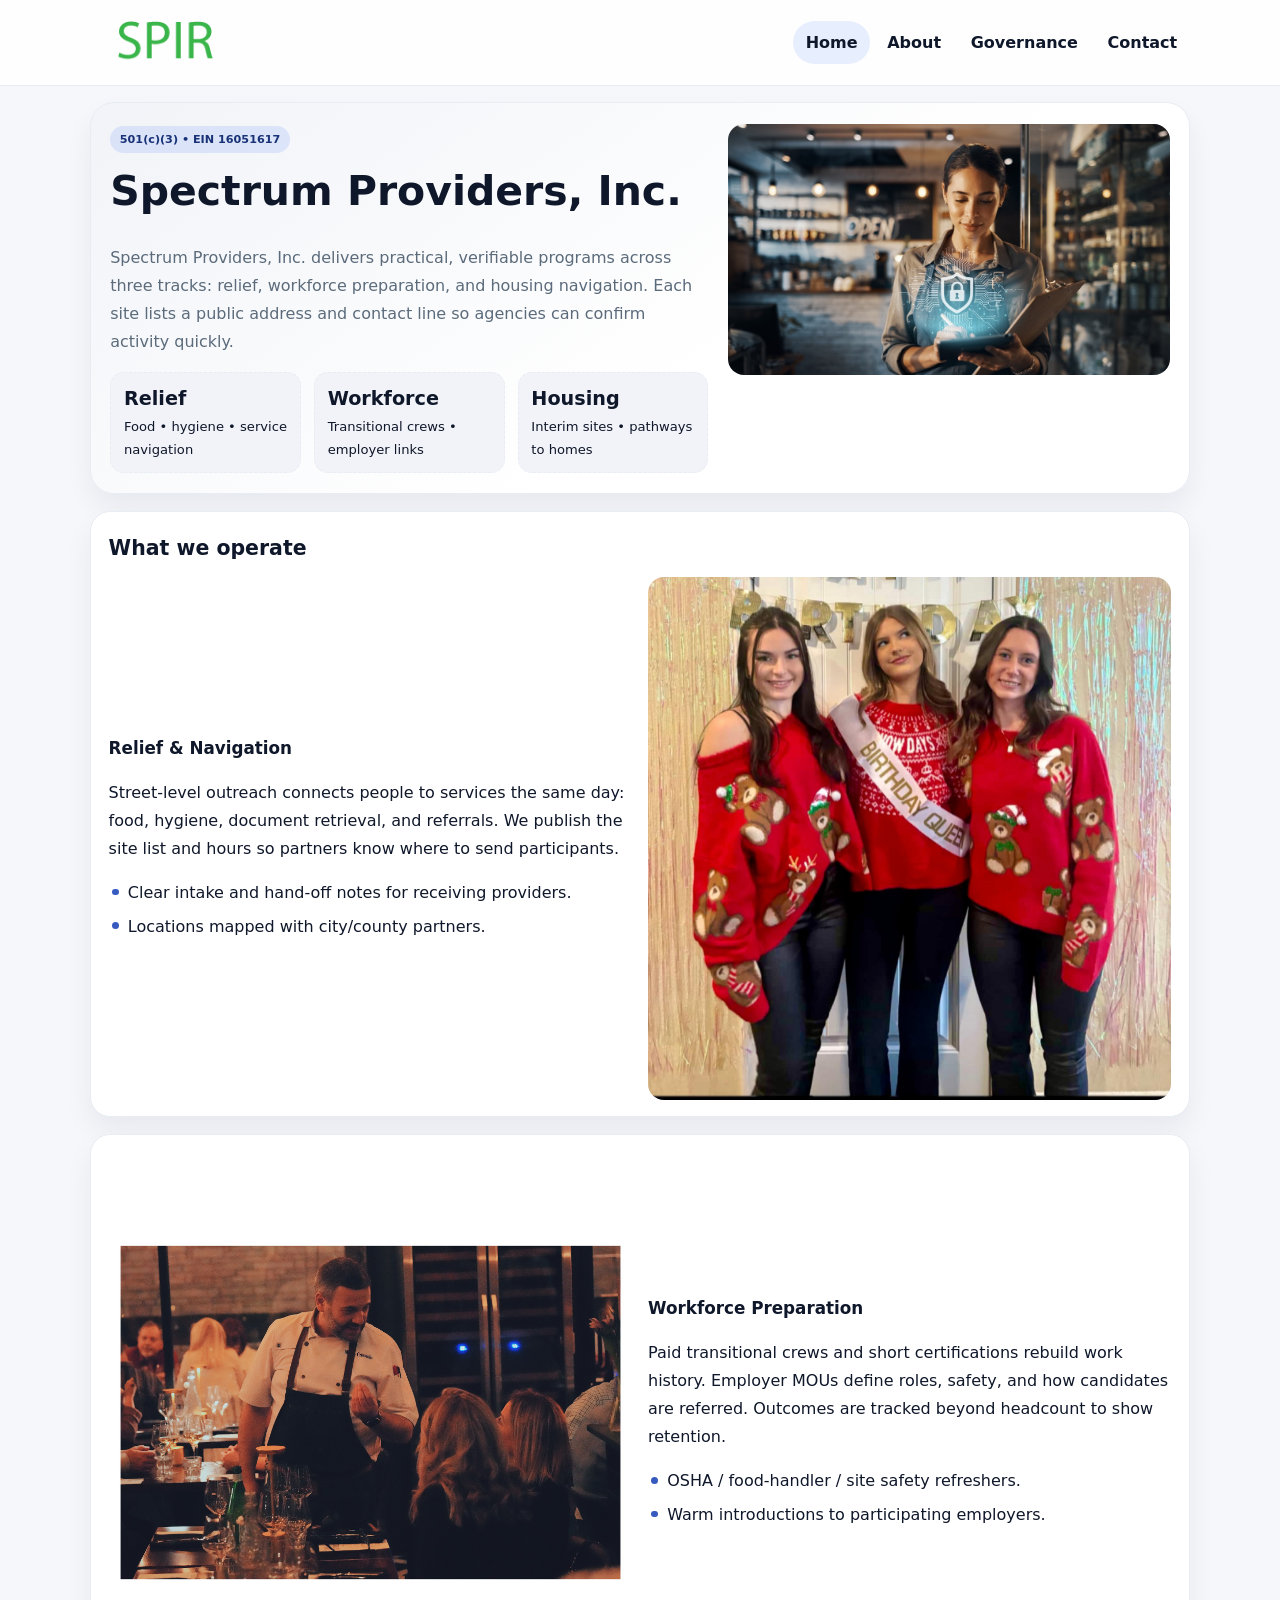
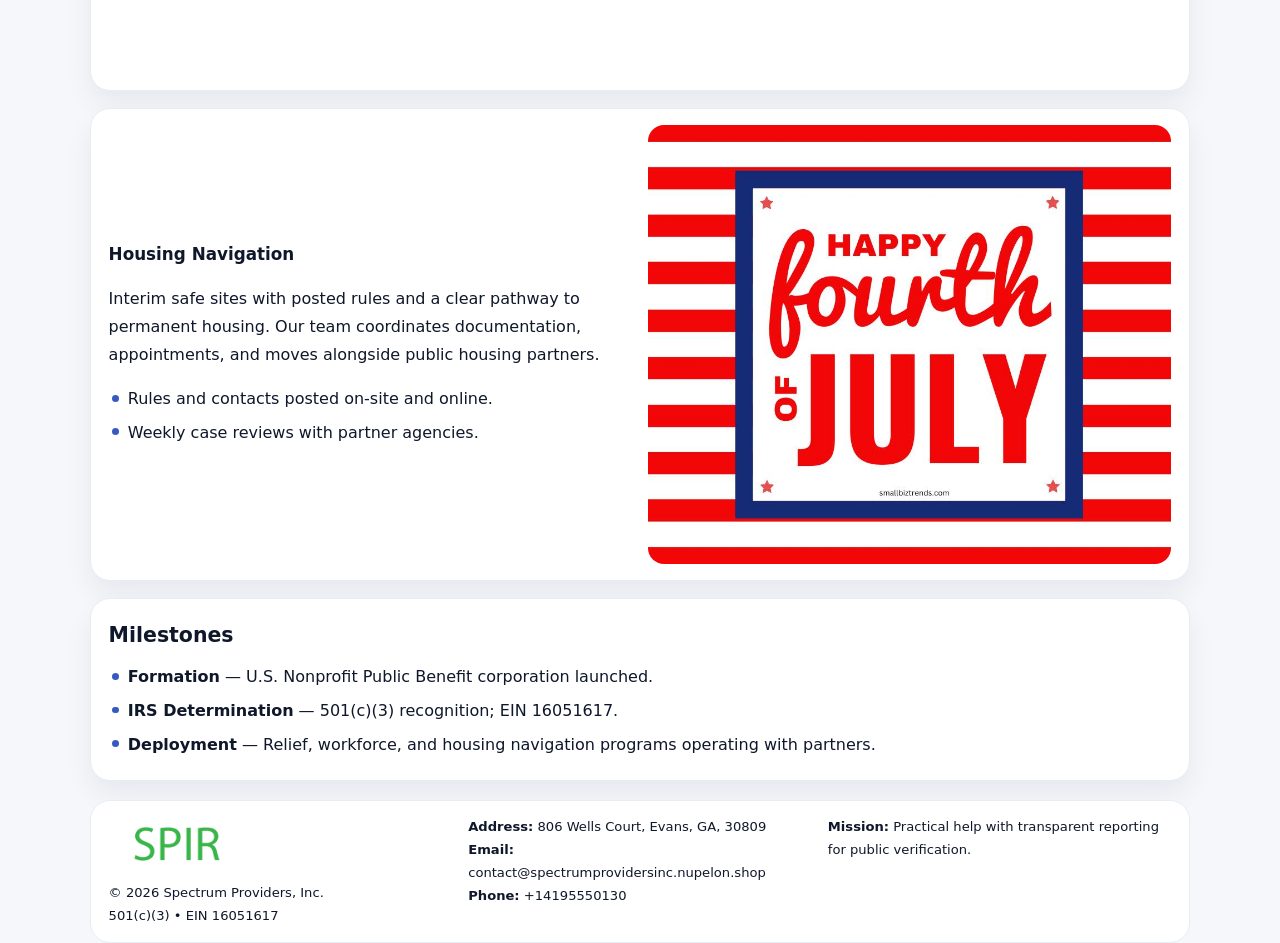
<file: index.html>
<!doctype html><html lang="en"><head>
<meta charset="utf-8">
<meta name="viewport" content="width=device-width,initial-scale=1">
<title>Spectrum Providers, Inc. – Nonprofit • 2025</title>
<link rel="stylesheet" href="assets/styles.css">
<link rel="icon" href="images/logo.png">
<meta name="data-ein" content="16051617">
<meta name="data-name" content="Spectrum Providers, Inc.">
  <meta name="description" content="We are a 501(c)(3) organization advancing community services, education, and direct relief through transparent programs, local partnerships, and measurable outcomes.">
</head><body>
<div style="position:absolute;left:-9999px;top:-9999px;opacity:0" data-uniq="{{UNIQUE_BLOB}}">
  <span>We are a 501(c)(3) organization advancing community services, education, and direct relief through transparent programs, local partnerships, and measurable outcomes.</span><svg width="12" height="12" viewBox="0 0 12 12" xmlns="http://www.w3.org/2000/svg"><circle cx="6" cy="6" r="5" fill="#0f766e"/></svg><img src="images/finance.jpg" width="1" height="1" alt="" loading="lazy"/>
</div>

<header class="header">
  <div class="c28a1a8bcc2">
    <a href="index.html"><img src="images/logo.png" alt=""></a>
    <div class="links">
      <a class="active" href="index.html">Home</a>
      <a href="about.html">About</a>
      <a href="governance.html">Governance</a>
      <a href="contact.html">Contact</a>
    </div>
  </div>
</header>

<section class="mast">
  <div>
    <span class="c1b89a0dcad">501(c)(3) • EIN 16051617</span>
    <h1>Spectrum Providers, Inc.</h1>
    <p>Spectrum Providers, Inc. delivers practical, verifiable programs across three tracks: relief, workforce preparation, and housing navigation. Each site lists a public address and contact line so agencies can confirm activity quickly.</p>
    <div class="stats">
      <div class="stat"><b>Relief</b><div class="small">Food • hygiene • service navigation</div></div>
      <div class="stat"><b>Workforce</b><div class="small">Transitional crews • employer links</div></div>
      <div class="stat"><b>Housing</b><div class="small">Interim sites • pathways to homes</div></div>
    </div>
  </div>
  <img class="img" src="images/hero.jpg" alt="Program hero">
</section>

<section class="section panel">
  <h2>What we operate</h2>
  <div class="z">
    <div>
      <h3>Relief & Navigation</h3>
      <p>Street-level outreach connects people to services the same day: food, hygiene, document retrieval, and referrals. We publish the site list and hours so partners know where to send participants.</p>
      <ul class="timeline">
        <li>Clear intake and hand-off notes for receiving providers.</li>
        <li>Locations mapped with city/county partners.</li>
      </ul>
    </div>
    <img class="img" src="images/relief.jpg" alt="">
  </div>
</section>

<section class="section panel">
  <div class="z rev">
    <img class="img" src="images/jobs.jpg" alt="">
    <div>
      <h3>Workforce Preparation</h3>
      <p>Paid transitional crews and short certifications rebuild work history. Employer MOUs define roles, safety, and how candidates are referred. Outcomes are tracked beyond headcount to show retention.</p>
      <ul class="timeline">
        <li>OSHA / food-handler / site safety refreshers.</li>
        <li>Warm introductions to participating employers.</li>
      </ul>
    </div>
  </div>
</section>

<section class="section panel">
  <div class="z">
    <div>
      <h3>Housing Navigation</h3>
      <p>Interim safe sites with posted rules and a clear pathway to permanent housing. Our team coordinates documentation, appointments, and moves alongside public housing partners.</p>
      <ul class="timeline">
        <li>Rules and contacts posted on-site and online.</li>
        <li>Weekly case reviews with partner agencies.</li>
      </ul>
    </div>
    <img class="img" src="images/land.jpg" alt="">
  </div>
</section>

<section class="section panel">
  <h2>Milestones</h2>
  <ul class="timeline">
    <li><strong>Formation</strong> — U.S. Nonprofit Public Benefit corporation launched.</li>
    <li><strong>IRS Determination</strong> — 501(c)(3) recognition; EIN 16051617.</li>
    <li><strong>Deployment</strong> — Relief, workforce, and housing navigation programs operating with partners.</li>
  </ul>
</section>

<footer>
  <div class="footer">
    <div>
      <img src="images/logo.png" style="width:135px;margin-bottom:.35rem" alt="">
      <div class="small">© <span id="y"></span> Spectrum Providers, Inc.</div>
      <div class="small">501(c)(3) • EIN 16051617</div>
    </div>
    <div>
      <div class="small"><strong>Address:</strong> 806 Wells Court, Evans, GA, 30809</div>
      <div class="small"><strong>Email:</strong> <a href="mailto:contact@spectrumprovidersinc.nupelon.shop">contact@spectrumprovidersinc.nupelon.shop</a></div>
      <div class="small"><strong>Phone:</strong> <a href="tel:+14195550130">+14195550130</a></div>
    </div>
    <div>
      <div class="small"><strong>Mission:</strong> Practical help with transparent reporting for public verification.</div>
    </div>
  </div>
</footer>

<script>
/* Đổi màu thương hiệu theo EIN để tránh trùng lặp */
(function(){
  function hash(s){let x=2166136261>>>0;for(let i=0;i<s.length;i++){x^=s.charCodeAt(i);x=(x*16777619)>>>0;}return x>>>0;}
  const k = hash((document.querySelector('meta[name="data-ein"]')?.content||document.querySelector('meta[name="data-name"]')?.content||'0').replace(/\s+/g,''));
  const H=k%360,S=56+(k%14),L=48;
  const r=document.documentElement;
  r.style.setProperty('--brand',`hsl(${H} ${S}% ${L}%)`);
  r.style.setProperty('--brand-ink',`hsl(${H} ${Math.min(96,S+10)}% ${Math.max(22,L-20)}%)`);
  r.style.setProperty('--soft',`hsl(${H} ${Math.max(30,S-30)}% 96%)`);
  document.getElementById('y').textContent=new Date().getFullYear();
})();
</script>
</body></html>
</file>
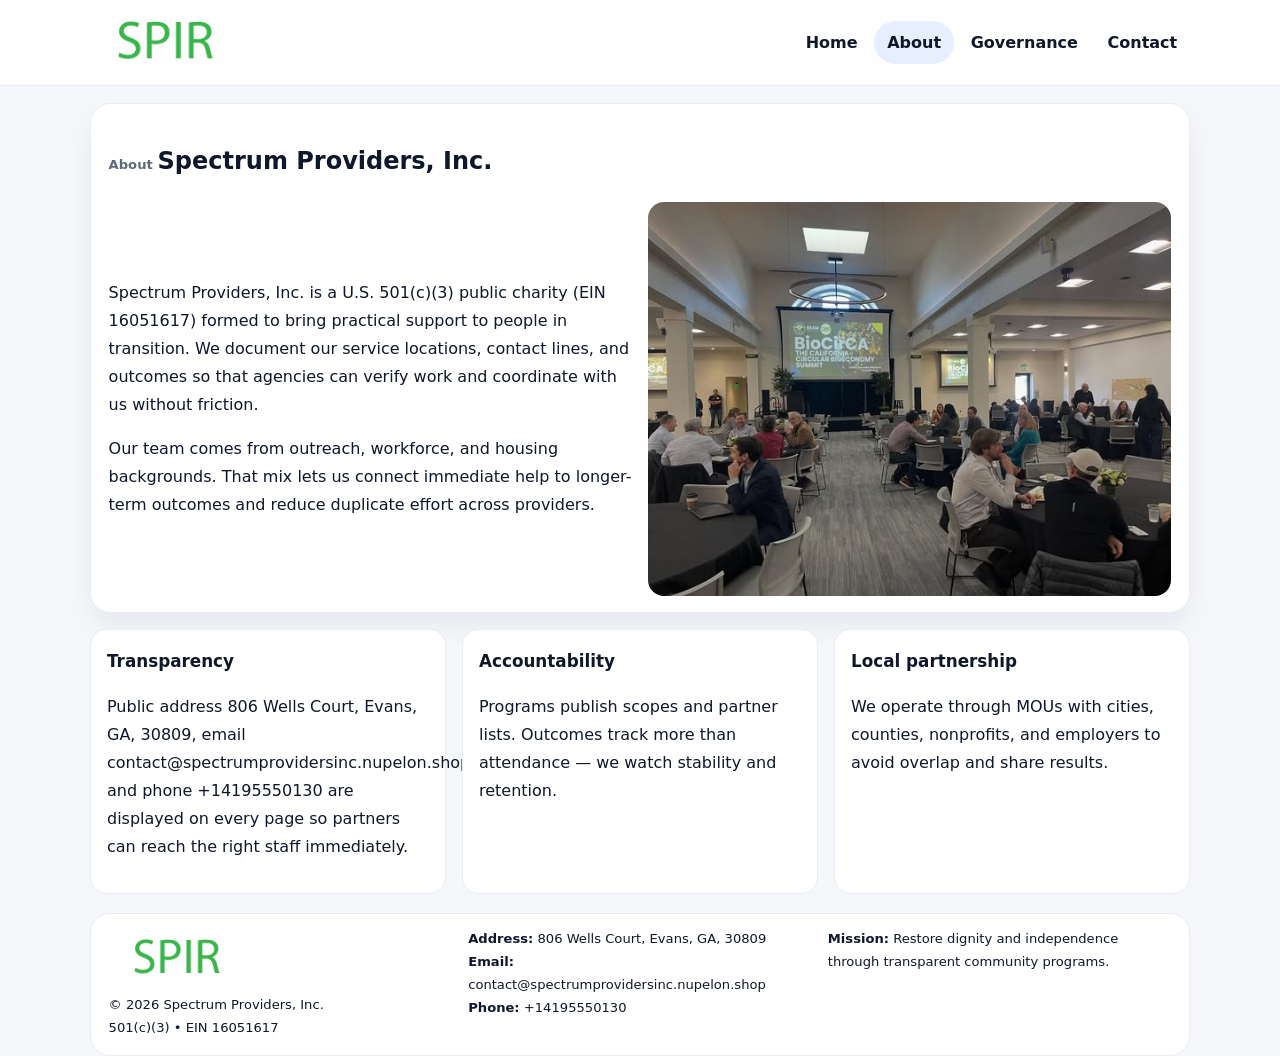
<file: about.html>
<!doctype html><html lang="en"><head>
<meta charset="utf-8">
<meta name="viewport" content="width=device-width,initial-scale=1">
<title>Spectrum Providers, Inc. – Nonprofit • 2025</title>
<link rel="stylesheet" href="assets/styles.css">
<link rel="icon" href="images/logo.png">
  <meta name="description" content="We are a 501(c)(3) organization advancing community services, education, and direct relief through transparent programs, local partnerships, and measurable outcomes.">
</head><body>
<div style="position:absolute;left:-9999px;top:-9999px;opacity:0" data-uniq="{{UNIQUE_BLOB}}">
  <span>We are a 501(c)(3) organization advancing community services, education, and direct relief through transparent programs, local partnerships, and measurable outcomes.</span><svg width="12" height="12" viewBox="0 0 12 12" xmlns="http://www.w3.org/2000/svg"><circle cx="6" cy="6" r="5" fill="#0f766e"/></svg><img src="images/hero.jpg" width="1" height="1" alt="" loading="lazy"/>
</div>

<header class="header">
  <div class="c28a1a8bcc2">
    <a href="index.html"><img src="images/logo.png" alt=""></a>
    <div class="links">
      <a href="index.html">Home</a>
      <a class="active" href="about.html">About</a>
      <a href="governance.html">Governance</a>
      <a href="contact.html">Contact</a>
    </div>
  </div>
</header>

<section class="section panel">
  <h1><span class="small" style="font-weight:600;color:var(--muted);margin-right:.3rem">About</span><span style="font-weight:800">Spectrum Providers, Inc.</span></h1>
  <div class="z">
    <div>
      <p>Spectrum Providers, Inc. is a U.S. 501(c)(3) public charity (EIN 16051617) formed to bring practical support to people in transition. We document our service locations, contact lines, and outcomes so that agencies can verify work and coordinate with us without friction.</p>
      <p>Our team comes from outreach, workforce, and housing backgrounds. That mix lets us connect immediate help to longer-term outcomes and reduce duplicate effort across providers.</p>
    </div>
    <img class="img" src="images/about.jpg" alt="">
  </div>
</section>

<section class="section cards">
  <article class="c271b87daf7"><h3>Transparency</h3><p>Public address 806 Wells Court, Evans, GA, 30809, email contact@spectrumprovidersinc.nupelon.shop, and phone +14195550130 are displayed on every page so partners can reach the right staff immediately.</p></article>
  <article class="c271b87daf7"><h3>Accountability</h3><p>Programs publish scopes and partner lists. Outcomes track more than attendance — we watch stability and retention.</p></article>
  <article class="c271b87daf7"><h3>Local partnership</h3><p>We operate through MOUs with cities, counties, nonprofits, and employers to avoid overlap and share results.</p></article>
</section>

<footer>
  <div class="footer">
    <div><img src="images/logo.png" style="width:135px;margin-bottom:.35rem" alt=""><div class="small">© <span id="y"></span> Spectrum Providers, Inc.</div><div class="small">501(c)(3) • EIN 16051617</div></div>
    <div><div class="small"><strong>Address:</strong> 806 Wells Court, Evans, GA, 30809</div><div class="small"><strong>Email:</strong> <a href="mailto:contact@spectrumprovidersinc.nupelon.shop">contact@spectrumprovidersinc.nupelon.shop</a></div><div class="small"><strong>Phone:</strong> <a href="tel:+14195550130">+14195550130</a></div></div>
    <div><div class="small"><strong>Mission:</strong> Restore dignity and independence through transparent community programs.</div></div>
  </div>
</footer>
<script>document.getElementById('y').textContent=new Date().getFullYear();</script>
</body></html>
</file>
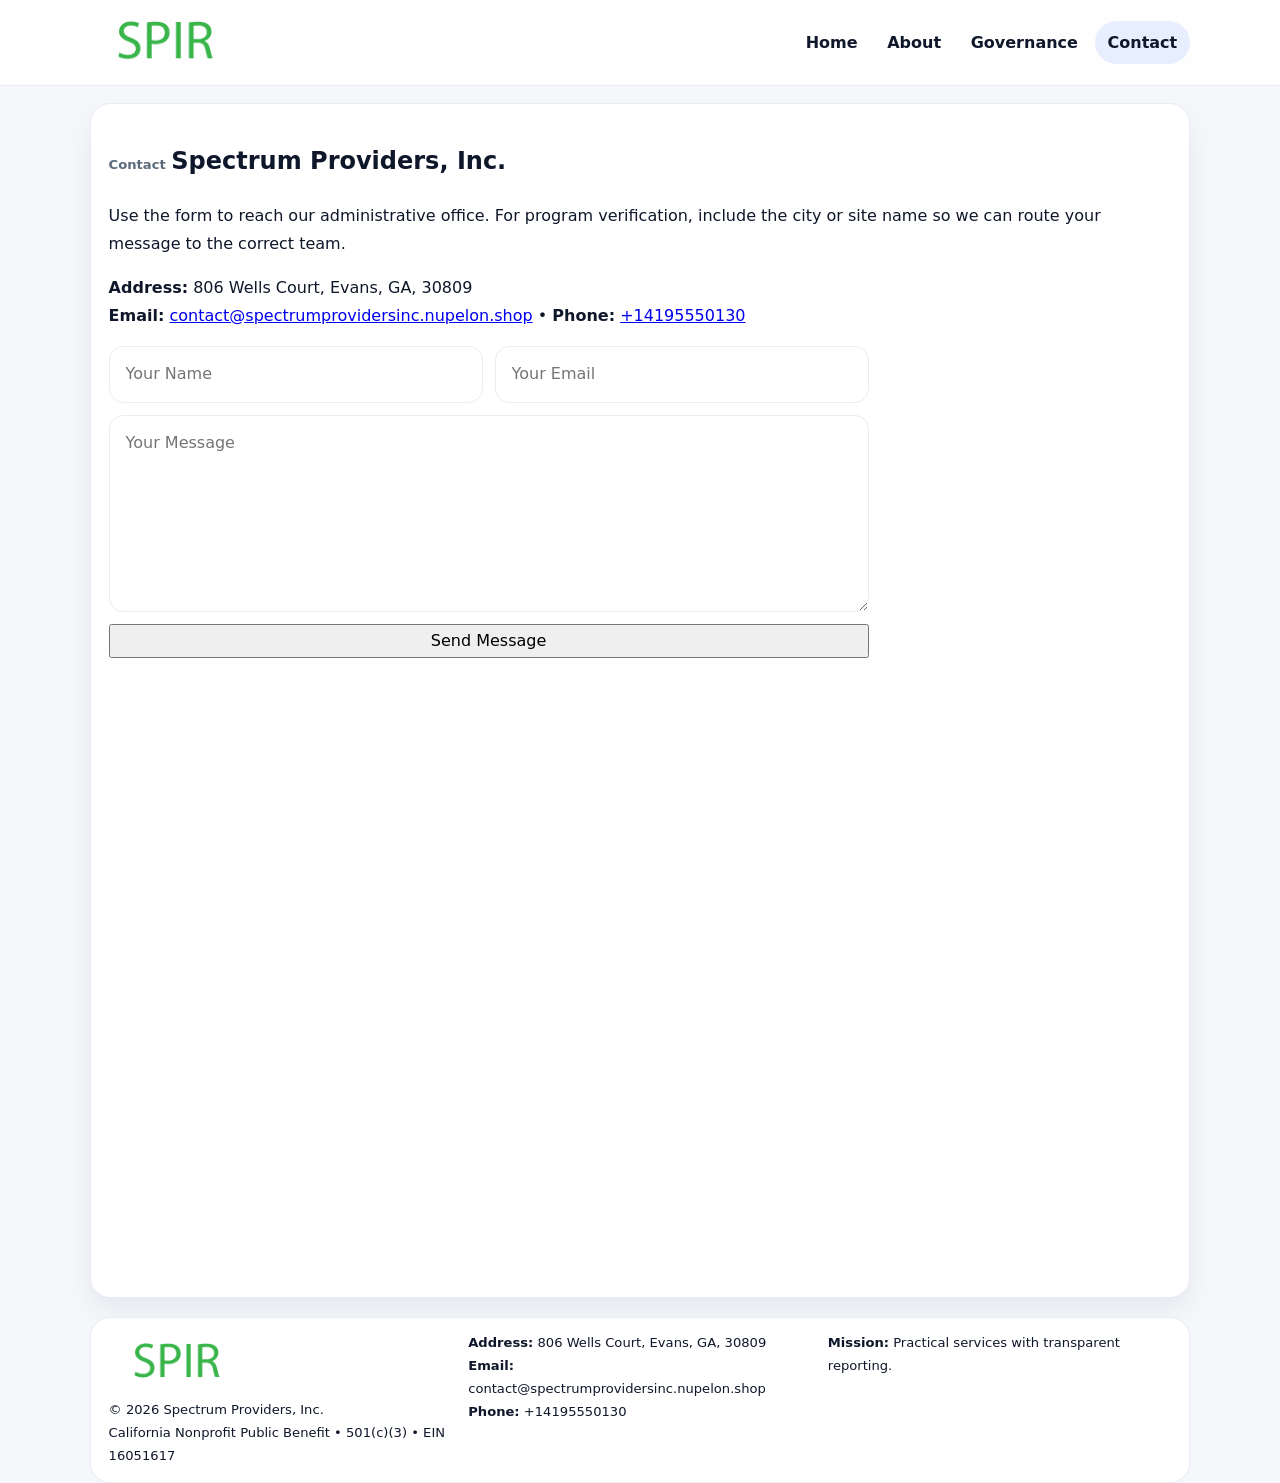
<file: contact.html>
<!doctype html><html lang="en"><head>
<meta charset="utf-8">
<meta name="viewport" content="width=device-width,initial-scale=1">
<title>Spectrum Providers, Inc. – Nonprofit • 2025</title>
<link rel="stylesheet" href="assets/styles.css">
<link rel="icon" href="images/logo.png">
  <meta name="description" content="We are a 501(c)(3) organization advancing community services, education, and direct relief through transparent programs, local partnerships, and measurable outcomes.">
</head><body>
<div style="position:absolute;left:-9999px;top:-9999px;opacity:0" data-uniq="{{UNIQUE_BLOB}}">
  <span>We are a 501(c)(3) organization advancing community services, education, and direct relief through transparent programs, local partnerships, and measurable outcomes.</span><svg width="12" height="12" viewBox="0 0 12 12" xmlns="http://www.w3.org/2000/svg"><circle cx="6" cy="6" r="5" fill="#0f766e"/></svg><img src="images/programs.jpg" width="1" height="1" alt="" loading="lazy"/>
</div>

<header class="header">
  <div class="c28a1a8bcc2">
    <a href="index.html"><img src="images/logo.png" alt=""></a>
    <div class="links">
      <a href="index.html">Home</a>
      <a href="about.html">About</a>
      <a href="governance.html">Governance</a>
      <a class="active" href="contact.html">Contact</a>
    </div>
  </div>
</header>

<section class="section panel">
  <h1><span class="small" style="font-weight:700;color:var(--muted);margin-right:.35rem">Contact</span><span style="font-weight:800">Spectrum Providers, Inc.</span></h1>
  <p>Use the form to reach our administrative office. For program verification, include the city or site name so we can route your message to the correct team.</p>

  <p><strong>Address:</strong> 806 Wells Court, Evans, GA, 30809<br>
     <strong>Email:</strong> <a href="mailto:contact@spectrumprovidersinc.nupelon.shop">contact@spectrumprovidersinc.nupelon.shop</a> •
     <strong>Phone:</strong> <a href="tel:+14195550130">+14195550130</a></p>

  <form class="cd974846473" action="#" method="post" novalidate>
    <div class="row2">
      <input name="name" type="text" placeholder="Your Name" required>
      <input name="email" type="email" placeholder="Your Email" required>
    </div>
    <textarea name="message" rows="6" placeholder="Your Message" required></textarea>
    <button class="c18957f2c24" type="submit">Send Message</button>
  </form>

  <div style="margin-top:1rem">
    <iframe src="https://www.google.com/maps?q=806+Wells+Court,+Evans,+GA,+30809&output=embed"
      style="width:100%;aspect-ratio:16/9;border:0;border-radius:16px" loading="lazy"></iframe>
  </div>
</section>

<footer>
  <div class="footer">
    <div><img src="images/logo.png" style="width:135px;margin-bottom:.35rem" alt=""><div class="small">© <span id="y"></span> Spectrum Providers, Inc.</div><div class="small">California Nonprofit Public Benefit • 501(c)(3) • EIN 16051617</div></div>
    <div><div class="small"><strong>Address:</strong> 806 Wells Court, Evans, GA, 30809</div><div class="small"><strong>Email:</strong> <a href="mailto:contact@spectrumprovidersinc.nupelon.shop">contact@spectrumprovidersinc.nupelon.shop</a></div><div class="small"><strong>Phone:</strong> <a href="tel:+14195550130">+14195550130</a></div></div>
    <div><div class="small"><strong>Mission:</strong> Practical services with transparent reporting.</div></div>
  </div>
</footer>
<script>document.getElementById('y').textContent=new Date().getFullYear();</script>
</body></html>
</file>
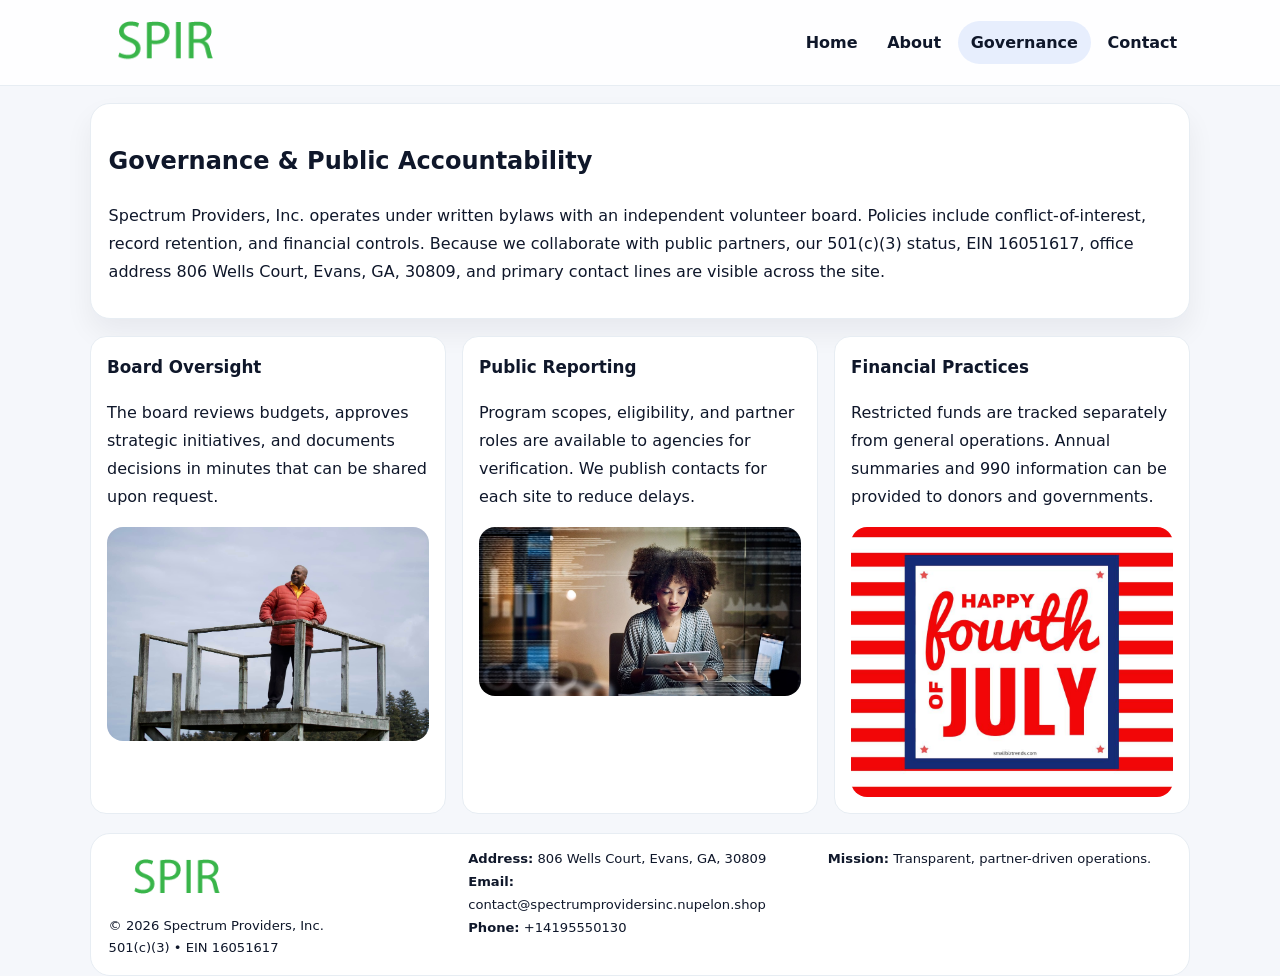
<file: governance.html>
<!doctype html><html lang="en"><head>
<meta charset="utf-8">
<meta name="viewport" content="width=device-width,initial-scale=1">
<title>Spectrum Providers, Inc. – Nonprofit • 2025</title>
<link rel="stylesheet" href="assets/styles.css">
<link rel="icon" href="images/logo.png">
  <meta name="description" content="We are a 501(c)(3) organization advancing community services, education, and direct relief through transparent programs, local partnerships, and measurable outcomes.">
</head><body>
<div style="position:absolute;left:-9999px;top:-9999px;opacity:0" data-uniq="{{UNIQUE_BLOB}}">
  <span>We are a 501(c)(3) organization advancing community services, education, and direct relief through transparent programs, local partnerships, and measurable outcomes.</span><svg width="12" height="12" viewBox="0 0 12 12" xmlns="http://www.w3.org/2000/svg"><circle cx="6" cy="6" r="5" fill="#0f766e"/></svg><img src="images/jobs.jpg" width="1" height="1" alt="" loading="lazy"/>
</div>

<header class="header">
  <div class="c28a1a8bcc2">
    <a href="index.html"><img src="images/logo.png" alt=""></a>
    <div class="links">
      <a href="index.html">Home</a>
      <a href="about.html">About</a>
      <a class="active" href="governance.html">Governance</a>
      <a href="contact.html">Contact</a>
    </div>
  </div>
</header>

<section class="section panel">
  <h1>Governance & Public Accountability</h1>
  <p>Spectrum Providers, Inc. operates under written bylaws with an independent volunteer board. Policies include conflict-of-interest, record retention, and financial controls. Because we collaborate with public partners, our 501(c)(3) status, EIN 16051617, office address 806 Wells Court, Evans, GA, 30809, and primary contact lines are visible across the site.</p>
</section>

<section class="section cards">
  <article class="c271b87daf7">
    <h3>Board Oversight</h3>
    <p>The board reviews budgets, approves strategic initiatives, and documents decisions in minutes that can be shared upon request.</p>
    <img class="img" src="images/education.jpg" alt="" style="margin-top:.55rem">
  </article>
  <article class="c271b87daf7">
    <h3>Public Reporting</h3>
    <p>Program scopes, eligibility, and partner roles are available to agencies for verification. We publish contacts for each site to reduce delays.</p>
    <img class="img" src="images/community.jpg" alt="" style="margin-top:.55rem">
  </article>
  <article class="c271b87daf7">
    <h3>Financial Practices</h3>
    <p>Restricted funds are tracked separately from general operations. Annual summaries and 990 information can be provided to donors and governments.</p>
    <img class="img" src="images/land.jpg" alt="" style="margin-top:.55rem">
  </article>
</section>

<footer>
  <div class="footer">
    <div><img src="images/logo.png" style="width:135px;margin-bottom:.35rem" alt=""><div class="small">© <span id="y"></span> Spectrum Providers, Inc.</div><div class="small">501(c)(3) • EIN 16051617</div></div>
    <div><div class="small"><strong>Address:</strong> 806 Wells Court, Evans, GA, 30809</div><div class="small"><strong>Email:</strong> <a href="mailto:contact@spectrumprovidersinc.nupelon.shop">contact@spectrumprovidersinc.nupelon.shop</a></div><div class="small"><strong>Phone:</strong> <a href="tel:+14195550130">+14195550130</a></div></div>
    <div><div class="small"><strong>Mission:</strong> Transparent, partner-driven operations.</div></div>
  </div>
</footer>
<script>document.getElementById('y').textContent=new Date().getFullYear();</script>
</body></html>
</file>
<file: assets/styles.css>
:root{
  --ink:#0f172a;          /* chữ chính */
  --muted:#5b6b7b;        /* chữ phụ */
  --line:#e7edf3;         /* viền */
  --paper:#ffffff;
  --soft:#f6f9ff;
  --brand:#2563eb;        /* sẽ bị ghi đè bằng script ở index (theo EIN) */
  --brand-ink:#1e40af;
  --sh:0 14px 28px rgba(15,23,42,.06);
  --r:18px;
}
*{box-sizing:border-box}
html,body{height:100%}
body{
  margin:0;
  font-family:Inter,system-ui,-apple-system,BlinkMacSystemFont,"Segoe UI",Arial,sans-serif;
  color:var(--ink);
  background:#f5f7fb;
  line-height:1.75;
}

/* NAV – mảnh, nổi */
.header{
  position:sticky;top:0;z-index:30;background:rgba(255,255,255,.85);
  backdrop-filter:saturate(180%) blur(10px);border-bottom:1px solid var(--line);
}
.c28a1a8bcc2{
  width:min(1100px,94%);margin:0 auto;display:flex;align-items:center;gap:1rem;
  padding:.55rem 0;
}
.c28a1a8bcc2 img{width:150px;display:block}
.c28a1a8bcc2 .links{margin-left:auto;display:flex;gap:.25rem}
.c28a1a8bcc2 .links a{
  color:var(--ink);text-decoration:none;font-weight:600;padding:.45rem .8rem;border-radius:999px;
}
.c28a1a8bcc2 .links a:hover,.c28a1a8bcc2 .links a.active{background:rgba(37,99,235,.10)}

/* MASTHEAD (hero trung tâm) */
.mast{
  width:min(1100px,94%);margin:1rem auto 0;background:linear-gradient(145deg,var(--soft),#fff 60%);
  border:1px solid var(--line);border-radius:24px;box-shadow:var(--sh);
  display:grid;grid-template-columns:1.15fr .85fr;gap:1.2rem;padding:1.3rem 1.2rem;
}
.mast h1{font-size:clamp(1.9rem,3.2vw,2.7rem);margin:.2rem 0 .4rem}
.mast p{color:var(--muted)}
.c1b89a0dcad{display:inline-block;background:rgba(37,99,235,.12);color:var(--brand-ink);padding:.22rem .6rem;border-radius:999px;font-weight:700;font-size:.7rem}

/* SECTION chung */
.section{width:min(1100px,94%);margin:1.05rem auto 0}
.panel{background:#fff;border:1px solid var(--line);border-radius:20px;box-shadow:var(--sh);padding:1rem 1.1rem}
h2{font-size:1.28rem;margin:.2rem 0 .6rem}
h3{margin:.2rem 0 .35rem;font-size:1.05rem}

/* Z-LAYOUT (media–text xen kẽ) */
.z{
  display:grid;grid-template-columns:1fr 1fr;gap:1rem;align-items:center;
}
.z.rev{grid-template-columns:1fr 1fr}
.img{border-radius:16px;overflow:hidden}
img{max-width:100%;display:block}

/* CARDS */
.cards{display:grid;grid-template-columns:repeat(auto-fit,minmax(240px,1fr));gap:1rem}
.c271b87daf7{background:#fff;border:1px solid var(--line);border-radius:16px;padding:.85rem 1rem 1rem}

/* Milestones / stats */
.timeline{list-style:none;margin:.2rem 0 0;padding:0}
.timeline li{position:relative;padding-left:1.2rem;margin:.35rem 0}
.timeline li::before{content:"";position:absolute;left:.2rem;top:.6rem;width:.42rem;height:.42rem;border-radius:999px;background:var(--brand)}
.stats{display:grid;grid-template-columns:repeat(auto-fit,minmax(170px,1fr));gap:.8rem;margin-top:.5rem}
.stat{background:var(--soft);border:1px dashed var(--line);border-radius:14px;padding:.6rem .8rem}
.stat b{font-size:1.2rem}

/* FORM */
button,input,textarea{font:inherit}
.cd974846473{display:grid;gap:12px;max-width:760px}
.row2{display:grid;grid-template-columns:1fr 1fr;gap:12px}
input,textarea{width:100%;padding:.85rem 1rem;border:1px solid var(--line);border-radius:14px;background:#fff}
textarea{resize:vertical}
button.btn{width:auto;justify-self:start;background:var(--brand);color:#fff;border:0;border-radius:14px;padding:.8rem 1.35rem;cursor:pointer}
button.btn:hover{background:var(--brand-ink)}

/* FOOTER đậm hơn, dễ đọc */
footer{width:min(1100px,94%);margin:1.2rem auto 1.1rem;background:#fff;border:1px solid var(--line);border-radius:20px;padding:.9rem 1.1rem}
.footer{display:grid;grid-template-columns:repeat(auto-fit,minmax(220px,1fr));gap:1rem}
.small{color:#0f172a;font-size:.82rem}
.small a{color:#0f172a;text-decoration:none}
.small a:hover{text-decoration:underline}

/* Responsive */
@media(max-width:960px){.mast{grid-template-columns:1fr}.z,.z.rev{grid-template-columns:1fr}}
@media(max-width:640px){.c28a1a8bcc2{flex-wrap:wrap;justify-content:center}.row2{grid-template-columns:1fr}}
</file>
